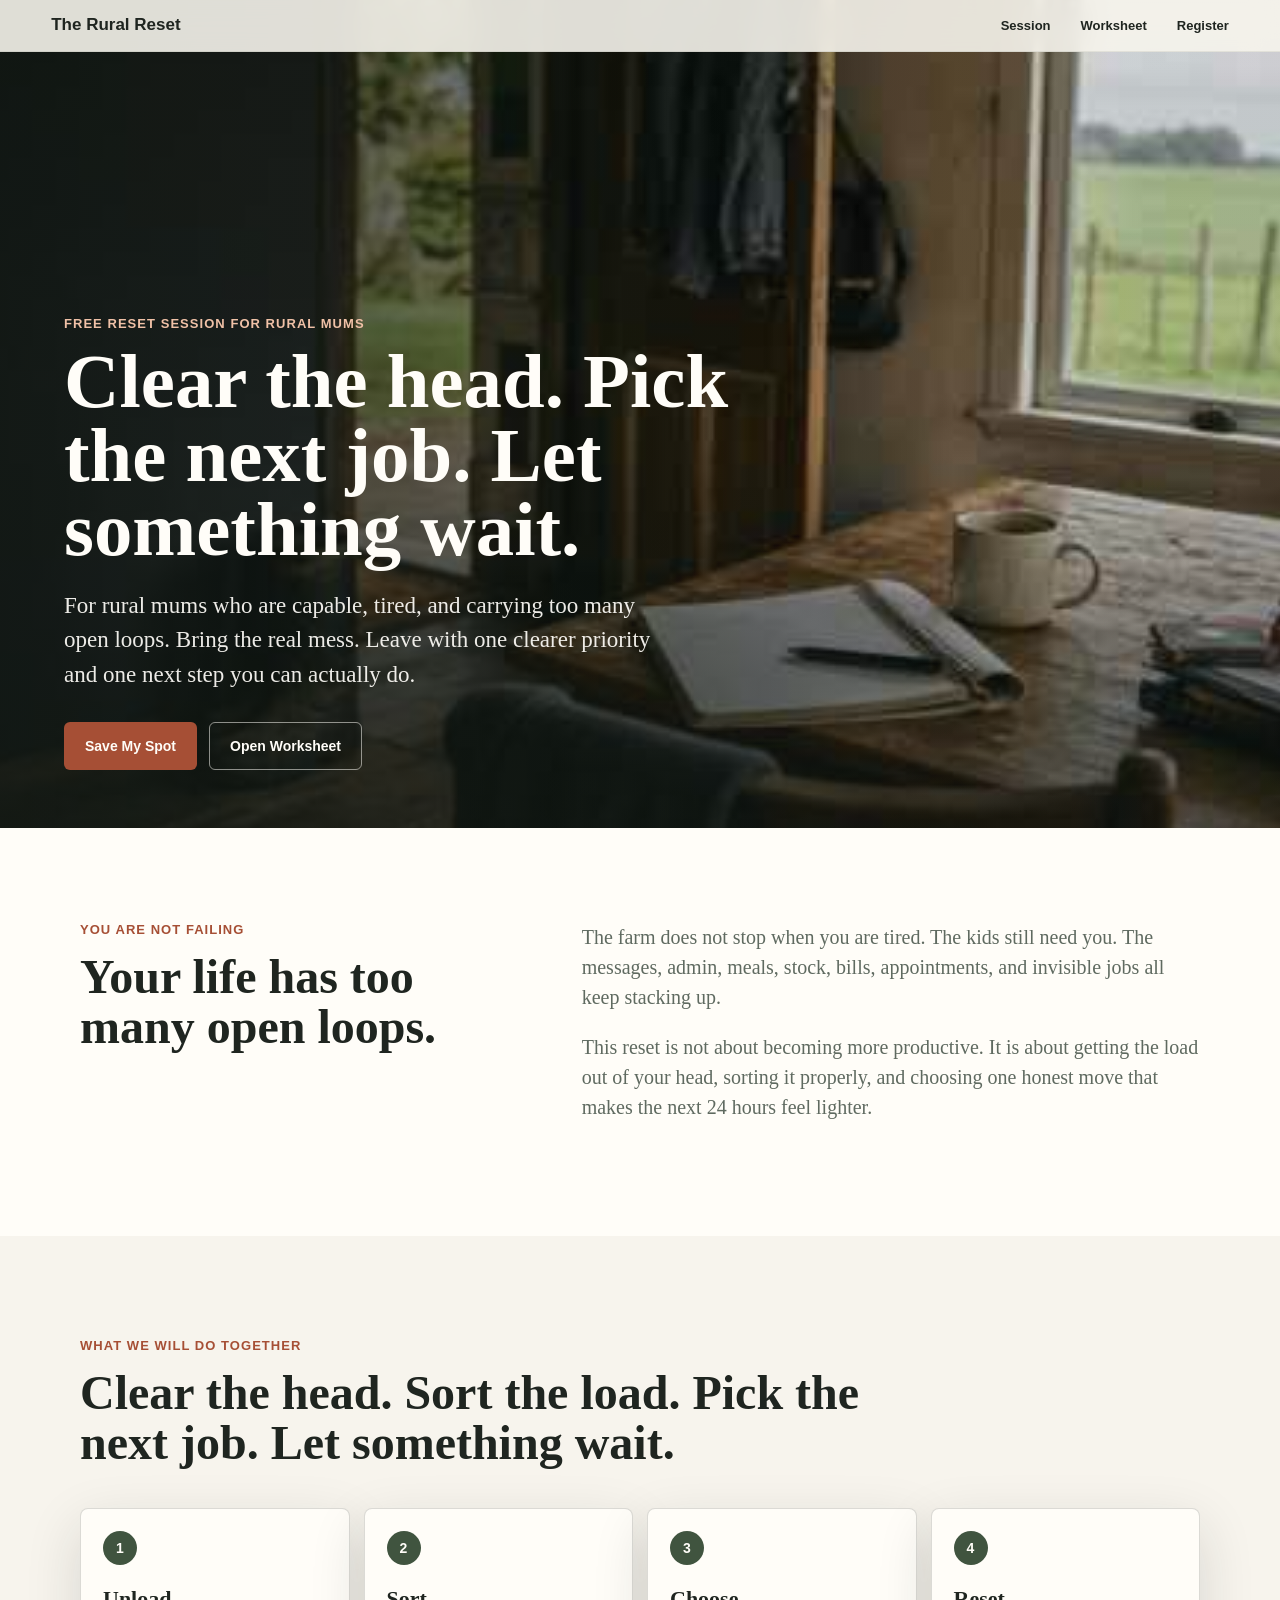
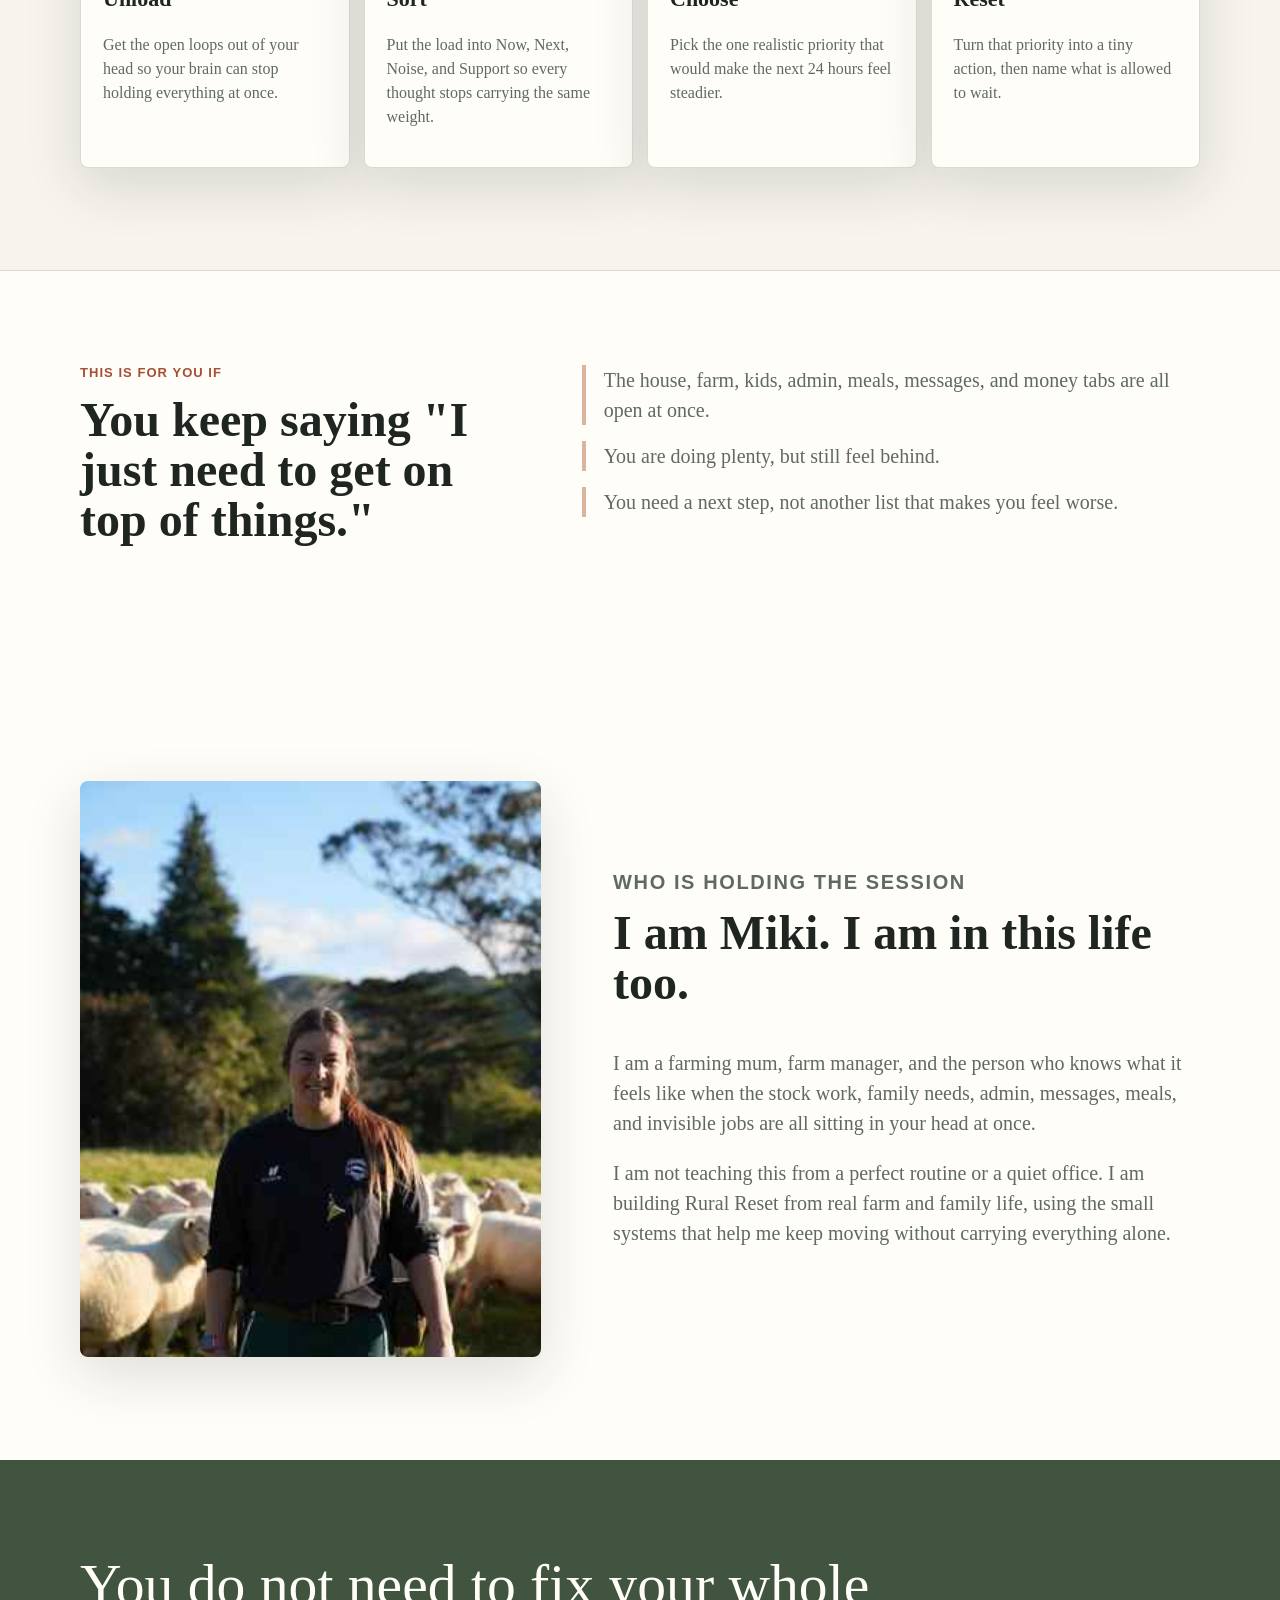
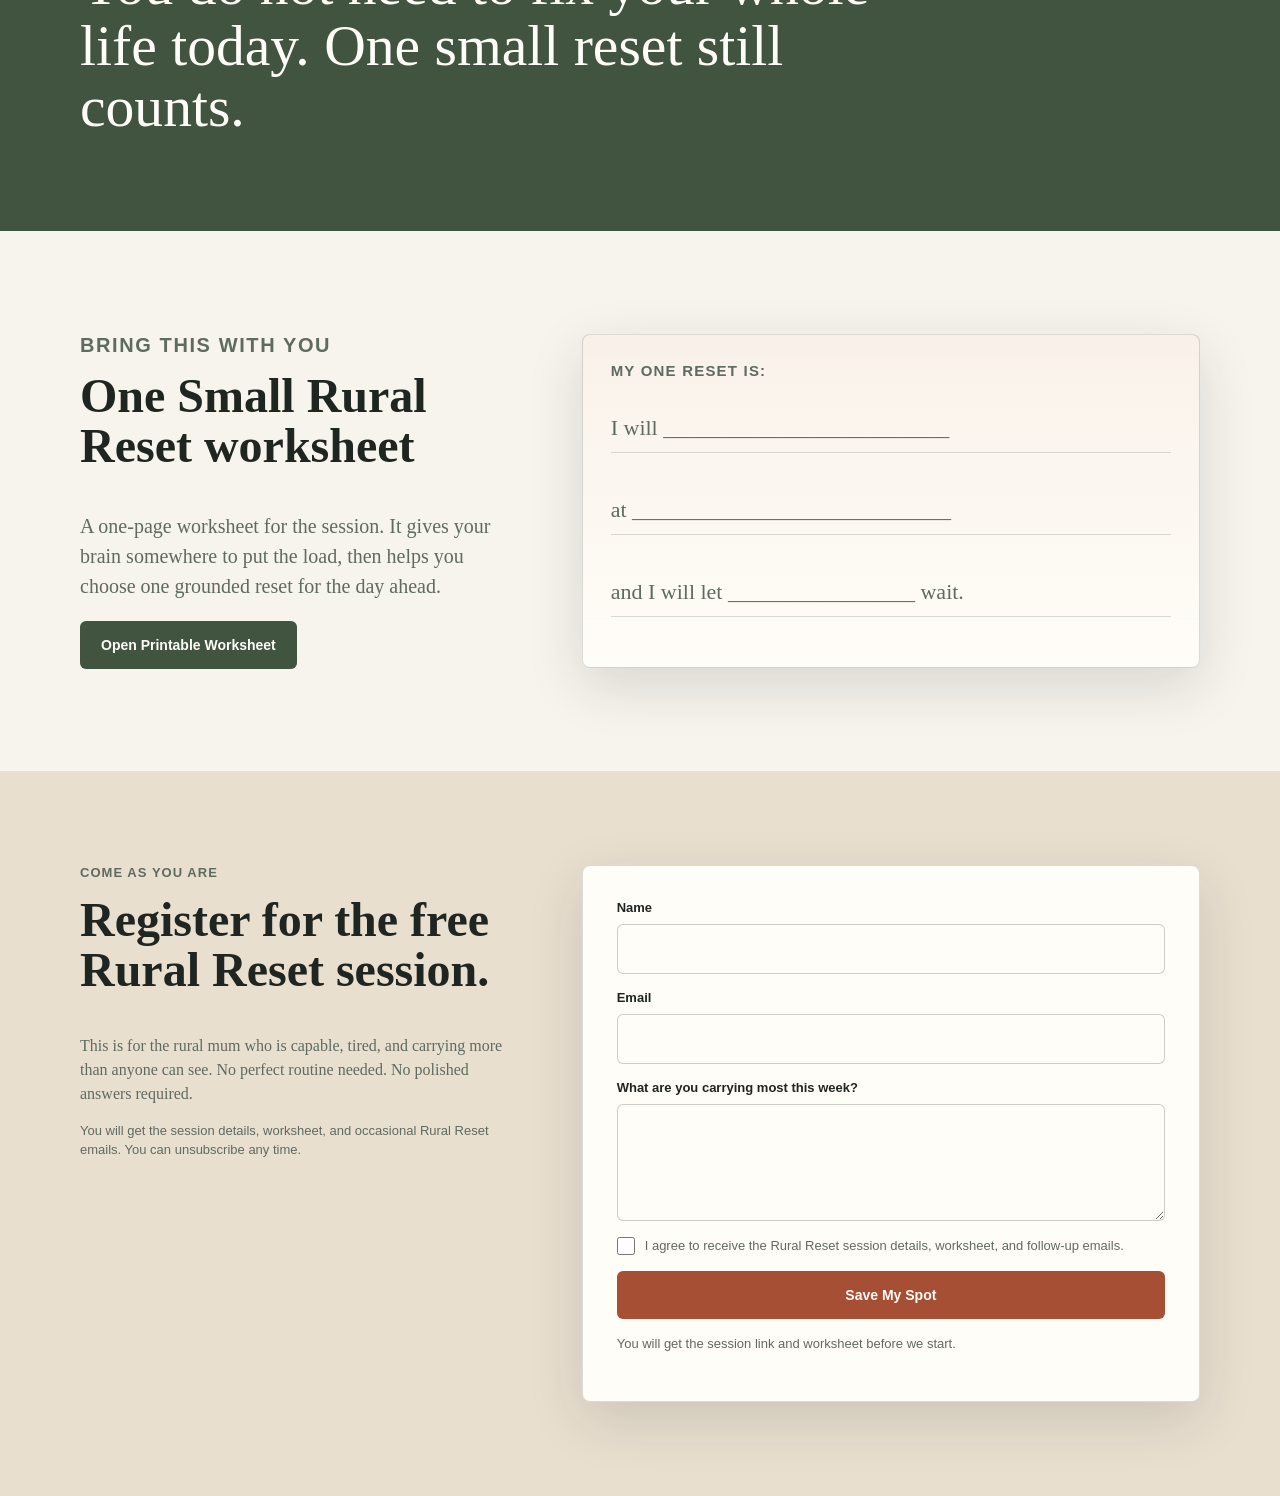
<file: index.html>
﻿<!doctype html>
<html lang="en">
  <head>
    <meta charset="utf-8">
    <meta name="viewport" content="width=device-width, initial-scale=1">
    <title>The Rural Reset | Free Reset Session</title>
    <meta
      name="description"
      content="A free Rural Reset session for rural mums carrying too many open loops in their head. Clear the load, choose one next step, and let something wait."
    >
    <link rel="stylesheet" href="styles.css">
    <script src="site.js" defer></script>
  </head>
  <body>
    <header class="site-header">
      <a class="brand" href="#top" aria-label="The Rural Reset home">The Rural Reset</a>
      <nav aria-label="Page sections">
        <a href="#session">Session</a>
        <a href="#worksheet">Worksheet</a>
        <a href="#register">Register</a>
      </nav>
    </header>

    <main id="top">
      <section class="hero" aria-label="The Rural Reset free session">
        <div class="hero-media" aria-hidden="true"></div>
        <div class="hero-overlay"></div>
        <div class="hero-content">
          <p class="eyebrow">Free reset session for rural mums</p>
          <h1>Clear the head. Pick the next job. Let something wait.</h1>
          <p class="lede">
            For rural mums who are capable, tired, and carrying too many open loops.
            Bring the real mess. Leave with one clearer priority and one next step
            you can actually do.
          </p>
          <div class="hero-actions">
            <a class="button primary" href="#register">Save My Spot</a>
            <a class="button ghost" href="worksheet.html">Open Worksheet</a>
          </div>
        </div>
      </section>

      <section class="intro-band">
        <div class="content two-column">
          <div>
            <p class="section-kicker">You are not failing</p>
            <h2>Your life has too many open loops.</h2>
          </div>
          <div class="intro-copy">
            <p>
              The farm does not stop when you are tired. The kids still need you.
              The messages, admin, meals, stock, bills, appointments, and invisible jobs
              all keep stacking up.
            </p>
            <p>
              This reset is not about becoming more productive. It is about getting the
              load out of your head, sorting it properly, and choosing one honest move
              that makes the next 24 hours feel lighter.
            </p>
          </div>
        </div>
      </section>

      <section id="session" class="content session-section">
        <div class="section-heading">
          <p class="section-kicker">What we will do together</p>
          <h2>Clear the head. Sort the load. Pick the next job. Let something wait.</h2>
        </div>

        <div class="steps" aria-label="The Rural Reset Method">
          <article>
            <span>1</span>
            <h3>Unload</h3>
            <p>Get the open loops out of your head so your brain can stop holding everything at once.</p>
          </article>
          <article>
            <span>2</span>
            <h3>Sort</h3>
            <p>Put the load into Now, Next, Noise, and Support so every thought stops carrying the same weight.</p>
          </article>
          <article>
            <span>3</span>
            <h3>Choose</h3>
            <p>Pick the one realistic priority that would make the next 24 hours feel steadier.</p>
          </article>
          <article>
            <span>4</span>
            <h3>Reset</h3>
            <p>Turn that priority into a tiny action, then name what is allowed to wait.</p>
          </article>
        </div>
      </section>

      <section class="fit-section">
        <div class="content fit-grid">
          <div>
            <p class="section-kicker">This is for you if</p>
            <h2>You keep saying "I just need to get on top of things."</h2>
          </div>
          <div class="fit-list">
            <p>The house, farm, kids, admin, meals, messages, and money tabs are all open at once.</p>
            <p>You are doing plenty, but still feel behind.</p>
            <p>You need a next step, not another list that makes you feel worse.</p>
          </div>
        </div>
      </section>

      <section class="meet-section">
        <div class="content meet-grid">
          <div class="portrait-card">
            <img src="[data-uri]" alt="Miki standing on farm with sheep behind her">
          </div>
          <div class="meet-copy">
            <p class="section-kicker">Who is holding the session</p>
            <h2>I am Miki. I am in this life too.</h2>
            <p>
              I am a farming mum, farm manager, and the person who knows what it feels
              like when the stock work, family needs, admin, messages, meals, and invisible
              jobs are all sitting in your head at once.
            </p>
            <p>
              I am not teaching this from a perfect routine or a quiet office. I am building
              Rural Reset from real farm and family life, using the small systems that help
              me keep moving without carrying everything alone.
            </p>
          </div>
        </div>
      </section>

      <section class="quote-band">
        <div class="content">
          <blockquote>
            You do not need to fix your whole life today. One small reset still counts.
          </blockquote>
        </div>
      </section>

      <section id="worksheet" class="content worksheet-section">
        <div class="worksheet-copy">
          <p class="section-kicker">Bring this with you</p>
          <h2>One Small Rural Reset worksheet</h2>
          <p>
            A one-page worksheet for the session. It gives your brain somewhere to put
            the load, then helps you choose one grounded reset for the day ahead.
          </p>
          <a class="button secondary" href="worksheet.html">Open Printable Worksheet</a>
        </div>
        <div class="worksheet-preview" aria-label="Worksheet preview">
          <p class="preview-title">My one reset is:</p>
          <p class="preview-line">I will __________________________</p>
          <p class="preview-line">at _____________________________</p>
          <p class="preview-line">and I will let _________________ wait.</p>
        </div>
      </section>

      <section id="register" class="register-section">
        <div class="content register-grid">
          <div>
            <p class="section-kicker">Come as you are</p>
            <h2>Register for the free Rural Reset session.</h2>
            <p>
              This is for the rural mum who is capable, tired, and carrying more than
              anyone can see. No perfect routine needed. No polished answers required.
            </p>
            <p class="small-note">
              You will get the session details, worksheet, and occasional Rural Reset emails.
              You can unsubscribe any time.
            </p>
          </div>

          <form class="signup-form" data-register-form>
            <input
              class="website-field"
              type="text"
              name="website"
              tabindex="-1"
              autocomplete="off"
              aria-hidden="true"
            >
            <label>
              Name
              <input type="text" name="name" autocomplete="name" required>
            </label>
            <label>
              Email
              <input type="email" name="email" autocomplete="email" required>
            </label>
            <label>
              What are you carrying most this week?
              <textarea name="load" rows="4"></textarea>
            </label>
            <label class="consent-row">
              <input type="checkbox" name="consent" required>
              <span>I agree to receive the Rural Reset session details, worksheet, and follow-up emails.</span>
            </label>
            <button class="button primary full" type="submit">Save My Spot</button>
            <p class="form-footnote" data-form-status>You will get the session link and worksheet before we start.</p>
          </form>
        </div>
      </section>
    </main>
  </body>
</html>
</file>
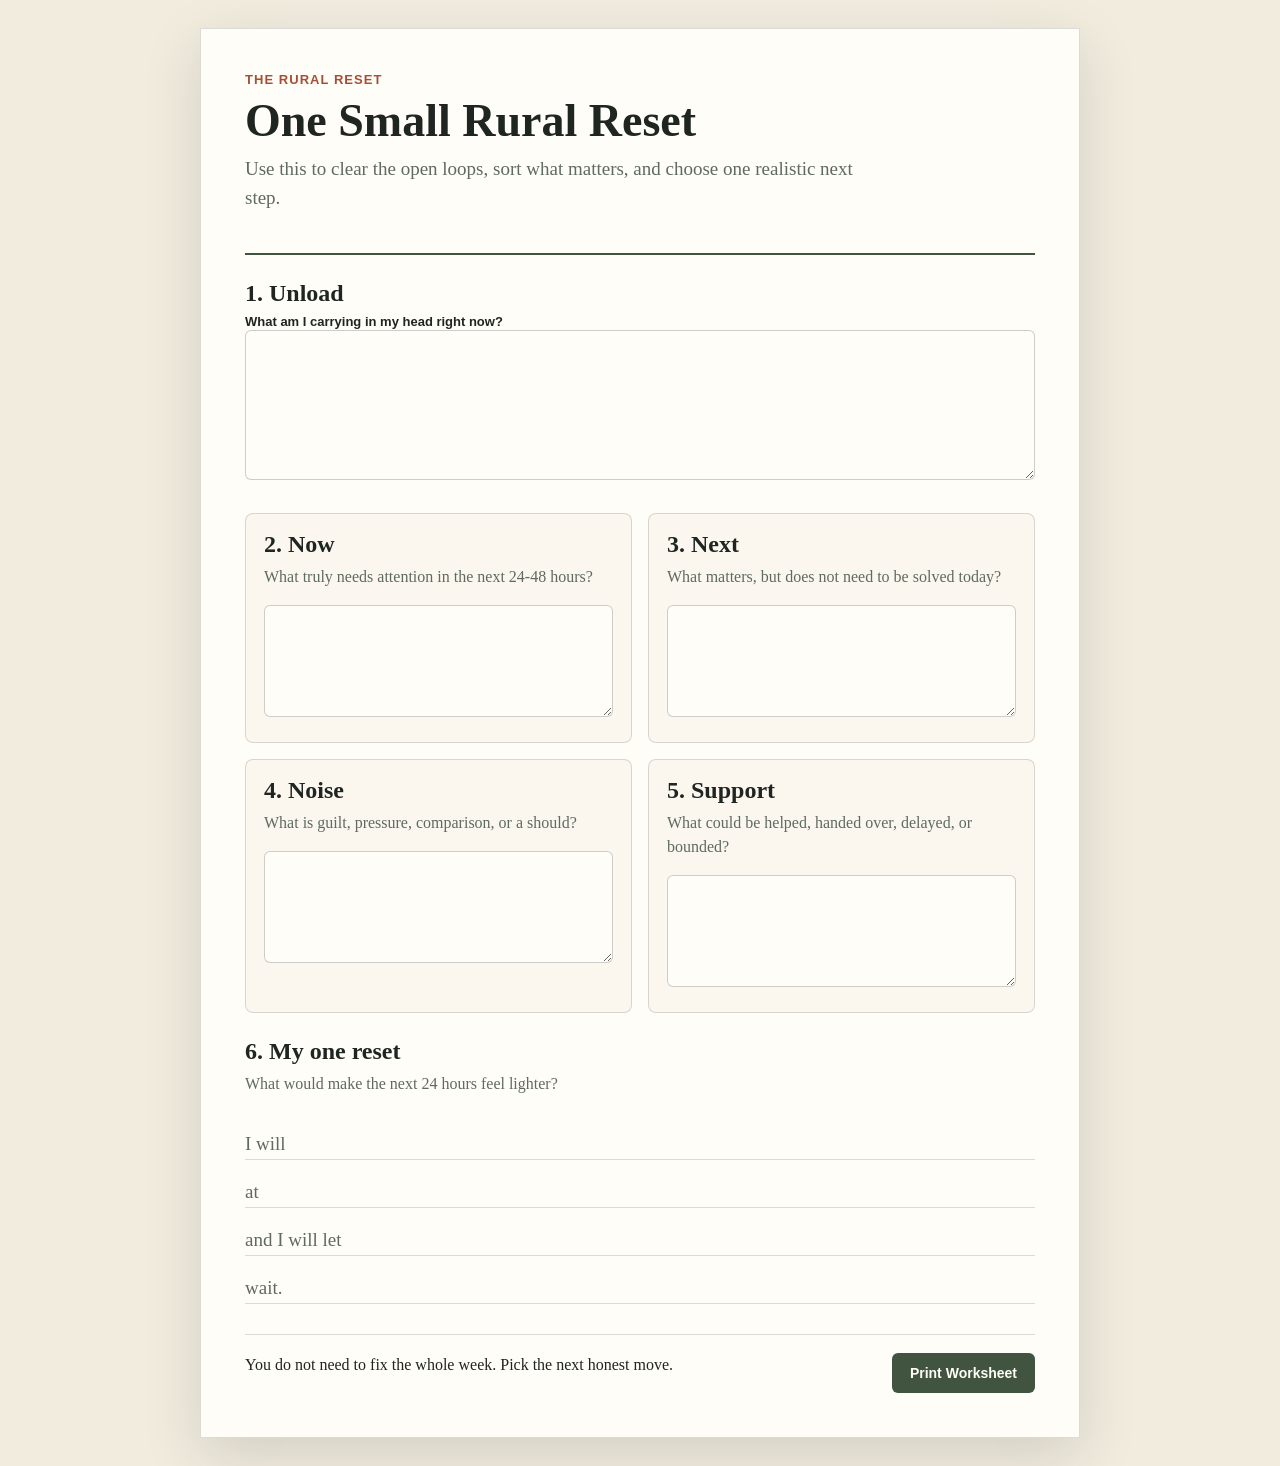
<file: worksheet.html>
<!doctype html>
<html lang="en">
  <head>
    <meta charset="utf-8">
    <meta name="viewport" content="width=device-width, initial-scale=1">
    <title>One Small Rural Reset Worksheet</title>
    <link rel="stylesheet" href="styles.css">
  </head>
  <body class="worksheet-page">
    <main class="sheet">
      <header class="sheet-header">
        <p>The Rural Reset</p>
        <h1>One Small Rural Reset</h1>
        <p class="sheet-lede">
          Use this to clear the open loops, sort what matters, and choose one realistic next step.
        </p>
      </header>

      <section class="prompt-block">
        <h2>1. Unload</h2>
        <label for="carrying">What am I carrying in my head right now?</label>
        <textarea id="carrying" aria-label="What am I carrying in my head right now"></textarea>
      </section>

      <section class="sort-grid" aria-label="Sort the load">
        <div>
          <h2>2. Now</h2>
          <p>What truly needs attention in the next 24-48 hours?</p>
          <textarea aria-label="Now"></textarea>
        </div>
        <div>
          <h2>3. Next</h2>
          <p>What matters, but does not need to be solved today?</p>
          <textarea aria-label="Next"></textarea>
        </div>
        <div>
          <h2>4. Noise</h2>
          <p>What is guilt, pressure, comparison, or a should?</p>
          <textarea aria-label="Noise"></textarea>
        </div>
        <div>
          <h2>5. Support</h2>
          <p>What could be helped, handed over, delayed, or bounded?</p>
          <textarea aria-label="Support"></textarea>
        </div>
      </section>

      <section class="reset-statement">
        <h2>6. My one reset</h2>
        <p>What would make the next 24 hours feel lighter?</p>
        <div class="write-line">I will</div>
        <div class="write-line">at</div>
        <div class="write-line">and I will let</div>
        <div class="write-line">wait.</div>
      </section>

      <footer class="sheet-footer">
        <p>You do not need to fix the whole week. Pick the next honest move.</p>
        <button class="print-button" onclick="window.print()">Print Worksheet</button>
      </footer>
    </main>
  </body>
</html>
</file>
<file: styles.css>
﻿:root {
  --ink: #1f2520;
  --muted: #5f6a60;
  --paper: #f7f4ed;
  --milk: #fffdf8;
  --fern: #40543f;
  --moss: #66785c;
  --rust: #a64f35;
  --clay: #d8b59c;
  --line: rgba(31, 37, 32, 0.16);
  --shadow: 0 18px 55px rgba(31, 37, 32, 0.14);
}

* {
  box-sizing: border-box;
}

html {
  scroll-behavior: smooth;
}

body {
  margin: 0;
  background: var(--paper);
  color: var(--ink);
  font-family: Georgia, "Times New Roman", serif;
  line-height: 1.5;
}

a {
  color: inherit;
}

.site-header {
  position: fixed;
  z-index: 5;
  inset: 0 0 auto 0;
  display: flex;
  align-items: center;
  justify-content: space-between;
  gap: 24px;
  padding: 16px clamp(18px, 4vw, 52px);
  background: rgba(247, 244, 237, 0.9);
  border-bottom: 1px solid rgba(31, 37, 32, 0.08);
  backdrop-filter: blur(14px);
}

.brand {
  font: 700 17px/1.1 Arial, sans-serif;
  text-decoration: none;
  letter-spacing: 0;
}

nav {
  display: flex;
  align-items: center;
  gap: clamp(14px, 3vw, 30px);
  font: 700 13px/1 Arial, sans-serif;
}

nav a {
  text-decoration: none;
}

.hero {
  position: relative;
  min-height: 92vh;
  display: grid;
  align-items: end;
  overflow: hidden;
  padding: 112px clamp(18px, 5vw, 72px) 58px;
}

.hero-media,
.hero-overlay {
  position: absolute;
  inset: 0;
}

.hero-media {
  background-image: url("[data-uri]");
  background-size: cover;
  background-position: center;
  transform: scale(1.02);
}

.hero-overlay {
  background:
    linear-gradient(90deg, rgba(18, 24, 19, 0.8) 0%, rgba(18, 24, 19, 0.54) 38%, rgba(18, 24, 19, 0.12) 74%),
    linear-gradient(0deg, rgba(18, 24, 19, 0.58), rgba(18, 24, 19, 0.02) 45%);
}

.hero-content {
  position: relative;
  z-index: 1;
  max-width: 720px;
  color: #fffdf8;
}

.eyebrow,
.section-kicker {
  margin: 0 0 14px;
  color: var(--rust);
  font: 800 13px/1.2 Arial, sans-serif;
  letter-spacing: 0.08em;
  text-transform: uppercase;
}

.hero .eyebrow {
  color: #f0c1a7;
}

h1,
h2,
h3,
p {
  margin-top: 0;
}

h1 {
  max-width: 690px;
  margin-bottom: 22px;
  font-size: clamp(42px, 6vw, 78px);
  line-height: 0.96;
  letter-spacing: 0;
}

h2 {
  font-size: clamp(30px, 4vw, 48px);
  line-height: 1.04;
  letter-spacing: 0;
}

h3 {
  font-size: 22px;
  line-height: 1.1;
}

.lede {
  max-width: 620px;
  margin-bottom: 30px;
  font-size: clamp(18px, 2.4vw, 23px);
  color: rgba(255, 253, 248, 0.92);
}

.hero-actions,
.worksheet-copy {
  display: flex;
  align-items: flex-start;
  gap: 12px;
  flex-wrap: wrap;
}

.button {
  display: inline-flex;
  min-height: 48px;
  align-items: center;
  justify-content: center;
  padding: 13px 20px;
  border-radius: 6px;
  border: 1px solid transparent;
  font: 800 14px/1 Arial, sans-serif;
  text-decoration: none;
  cursor: pointer;
}

.primary {
  background: var(--rust);
  color: #fffdf8;
}

.secondary {
  background: var(--fern);
  color: #fffdf8;
}

.ghost {
  border-color: rgba(255, 253, 248, 0.52);
  color: #fffdf8;
}

.full {
  width: 100%;
}

.content {
  width: min(1120px, calc(100% - 36px));
  margin: 0 auto;
}

.intro-band,
.fit-section,
.quote-band,
.register-section {
  padding: clamp(56px, 8vw, 94px) 0;
}

.intro-band,
.fit-section {
  background: var(--milk);
}

.two-column,
.fit-grid,
.register-grid,
.worksheet-section {
  display: grid;
  grid-template-columns: minmax(0, 0.82fr) minmax(0, 1.18fr);
  gap: clamp(28px, 6vw, 72px);
}

.intro-copy,
.fit-list {
  font-size: 20px;
  color: var(--muted);
}

.fit-section {
  border-top: 1px solid var(--line);
}

.fit-list p {
  margin-bottom: 16px;
  padding-left: 18px;
  border-left: 4px solid var(--clay);
}

.session-section {
  padding: clamp(58px, 8vw, 104px) 0;
}

.section-heading {
  max-width: 780px;
  margin-bottom: 34px;
}

.steps {
  display: grid;
  grid-template-columns: repeat(4, minmax(0, 1fr));
  gap: 14px;
}

.steps article,
.signup-form,
.worksheet-preview {
  background: var(--milk);
  border: 1px solid var(--line);
  border-radius: 8px;
  box-shadow: var(--shadow);
}

.steps article {
  min-height: 245px;
  padding: 22px;
}

.steps span {
  display: inline-flex;
  width: 34px;
  height: 34px;
  align-items: center;
  justify-content: center;
  margin-bottom: 22px;
  border-radius: 50%;
  background: var(--fern);
  color: #fffdf8;
  font: 800 14px/1 Arial, sans-serif;
}

.steps p,
.worksheet-section p,
.register-section p,
.meet-section p,
.form-footnote,
.small-note {
  color: var(--muted);
}

.meet-section {
  padding: clamp(58px, 8vw, 104px) 0;
  background: var(--milk);
}

.meet-grid {
  display: grid;
  grid-template-columns: minmax(260px, 0.88fr) minmax(0, 1.12fr);
  gap: clamp(28px, 6vw, 72px);
  align-items: center;
}

.portrait-card {
  position: relative;
}

.portrait-placeholder {
  display: grid;
  min-height: 480px;
  place-items: center;
  border: 1px solid var(--line);
  border-radius: 8px;
  background:
    linear-gradient(180deg, rgba(102, 120, 92, 0.2), rgba(216, 181, 156, 0.24)),
    #efe7d9;
  color: var(--fern);
  box-shadow: var(--shadow);
  font: 800 14px/1 Arial, sans-serif;
  letter-spacing: 0.06em;
  text-transform: uppercase;
}

.portrait-card img {
  display: block;
  width: 100%;
  aspect-ratio: 4 / 5;
  object-fit: cover;
  object-position: center top;
  border-radius: 8px;
  box-shadow: var(--shadow);
}

.meet-copy {
  max-width: 640px;
}

.meet-copy p {
  font-size: 20px;
}

.quote-band {
  background: var(--fern);
  color: #fffdf8;
}

blockquote {
  max-width: 830px;
  margin: 0;
  font-size: clamp(31px, 4.5vw, 58px);
  line-height: 1.06;
}

.worksheet-section {
  padding: clamp(58px, 8vw, 104px) 0;
  align-items: center;
}

.worksheet-copy {
  display: block;
}

.worksheet-copy p {
  font-size: 20px;
}

.worksheet-preview {
  padding: 28px;
  background:
    linear-gradient(180deg, rgba(216, 181, 156, 0.16), rgba(255, 253, 248, 0.95)),
    var(--milk);
}

.preview-title {
  font: 800 15px/1 Arial, sans-serif;
  color: var(--rust);
  text-transform: uppercase;
  letter-spacing: 0.08em;
}

.preview-line {
  padding: 18px 0 8px;
  border-bottom: 1px solid var(--line);
  font-size: 22px;
}

.register-section {
  background: #e9dfcf;
}

.signup-form {
  display: grid;
  gap: 16px;
  padding: clamp(22px, 4vw, 34px);
}

label {
  display: grid;
  gap: 8px;
  font: 800 13px/1.2 Arial, sans-serif;
  color: var(--ink);
}

input,
textarea {
  width: 100%;
  border: 1px solid rgba(31, 37, 32, 0.22);
  border-radius: 6px;
  background: #fffdf8;
  color: var(--ink);
  font: 16px/1.4 Arial, sans-serif;
  padding: 13px 12px;
}

textarea {
  resize: vertical;
}

.website-field {
  position: absolute;
  left: -10000px;
  width: 1px;
  height: 1px;
  opacity: 0;
}

.consent-row {
  display: grid;
  grid-template-columns: 18px 1fr;
  align-items: start;
  gap: 10px;
  font: 13px/1.4 Arial, sans-serif;
  color: var(--muted);
}

.consent-row input {
  width: 18px;
  height: 18px;
  margin: 0;
  accent-color: var(--rust);
}

.small-note,
.form-footnote {
  font: 13px/1.45 Arial, sans-serif;
}

.form-footnote[data-state="success"] {
  color: var(--fern);
  font-weight: 700;
}

.form-footnote[data-state="error"] {
  color: #8f2f22;
  font-weight: 700;
}

.worksheet-page {
  background: #f2ecdf;
  padding: 28px 0;
}

.sheet {
  width: min(880px, calc(100% - 28px));
  margin: 0 auto;
  padding: 44px;
  background: var(--milk);
  border: 1px solid var(--line);
  box-shadow: var(--shadow);
}

.sheet-header {
  padding-bottom: 22px;
  border-bottom: 2px solid var(--fern);
}

.sheet-header p:first-child {
  color: var(--rust);
  font: 800 13px/1 Arial, sans-serif;
  letter-spacing: 0.08em;
  text-transform: uppercase;
}

.sheet-header h1 {
  color: var(--ink);
  font-size: 46px;
  margin-bottom: 12px;
}

.sheet-lede {
  max-width: 620px;
  color: var(--muted);
  font-size: 19px;
}

.prompt-block,
.sort-grid,
.reset-statement {
  margin-top: 26px;
}

.prompt-block textarea {
  min-height: 150px;
}

.sort-grid {
  display: grid;
  grid-template-columns: repeat(2, minmax(0, 1fr));
  gap: 16px;
}

.sort-grid div {
  padding: 18px;
  border: 1px solid var(--line);
  border-radius: 8px;
  background: #fbf7ef;
}

.sort-grid h2,
.prompt-block h2,
.reset-statement h2 {
  margin-bottom: 8px;
  font-size: 24px;
}

.sort-grid p,
.reset-statement p {
  color: var(--muted);
}

.sort-grid textarea {
  min-height: 112px;
}

.write-line {
  min-height: 48px;
  padding-top: 18px;
  border-bottom: 1px solid var(--line);
  color: var(--muted);
  font-size: 19px;
}

.sheet-footer {
  display: flex;
  align-items: center;
  justify-content: space-between;
  gap: 18px;
  margin-top: 30px;
  padding-top: 18px;
  border-top: 1px solid var(--line);
}

.print-button {
  border: 0;
  border-radius: 6px;
  background: var(--fern);
  color: #fffdf8;
  font: 800 14px/1 Arial, sans-serif;
  padding: 13px 18px;
  cursor: pointer;
}

@media (max-width: 880px) {
  .site-header {
    position: absolute;
  }

  nav {
    display: none;
  }

  .hero {
    min-height: 88vh;
    padding-top: 96px;
  }

  .hero-overlay {
    background:
      linear-gradient(90deg, rgba(18, 24, 19, 0.82), rgba(18, 24, 19, 0.36)),
      linear-gradient(0deg, rgba(18, 24, 19, 0.66), rgba(18, 24, 19, 0.12) 55%);
  }

  .two-column,
  .fit-grid,
  .register-grid,
  .worksheet-section,
  .meet-grid,
  .steps,
  .sort-grid {
    grid-template-columns: 1fr;
  }

  .portrait-placeholder {
    min-height: 360px;
  }

  .steps article {
    min-height: auto;
  }

  .sheet {
    padding: 26px 18px;
  }

  .sheet-footer {
    align-items: flex-start;
    flex-direction: column;
  }
}

@media print {
  body {
    background: white;
  }

  .worksheet-page {
    padding: 0;
  }

  .sheet {
    width: 100%;
    margin: 0;
    padding: 18mm;
    border: 0;
    box-shadow: none;
  }

  .print-button {
    display: none;
  }
}
</file>
